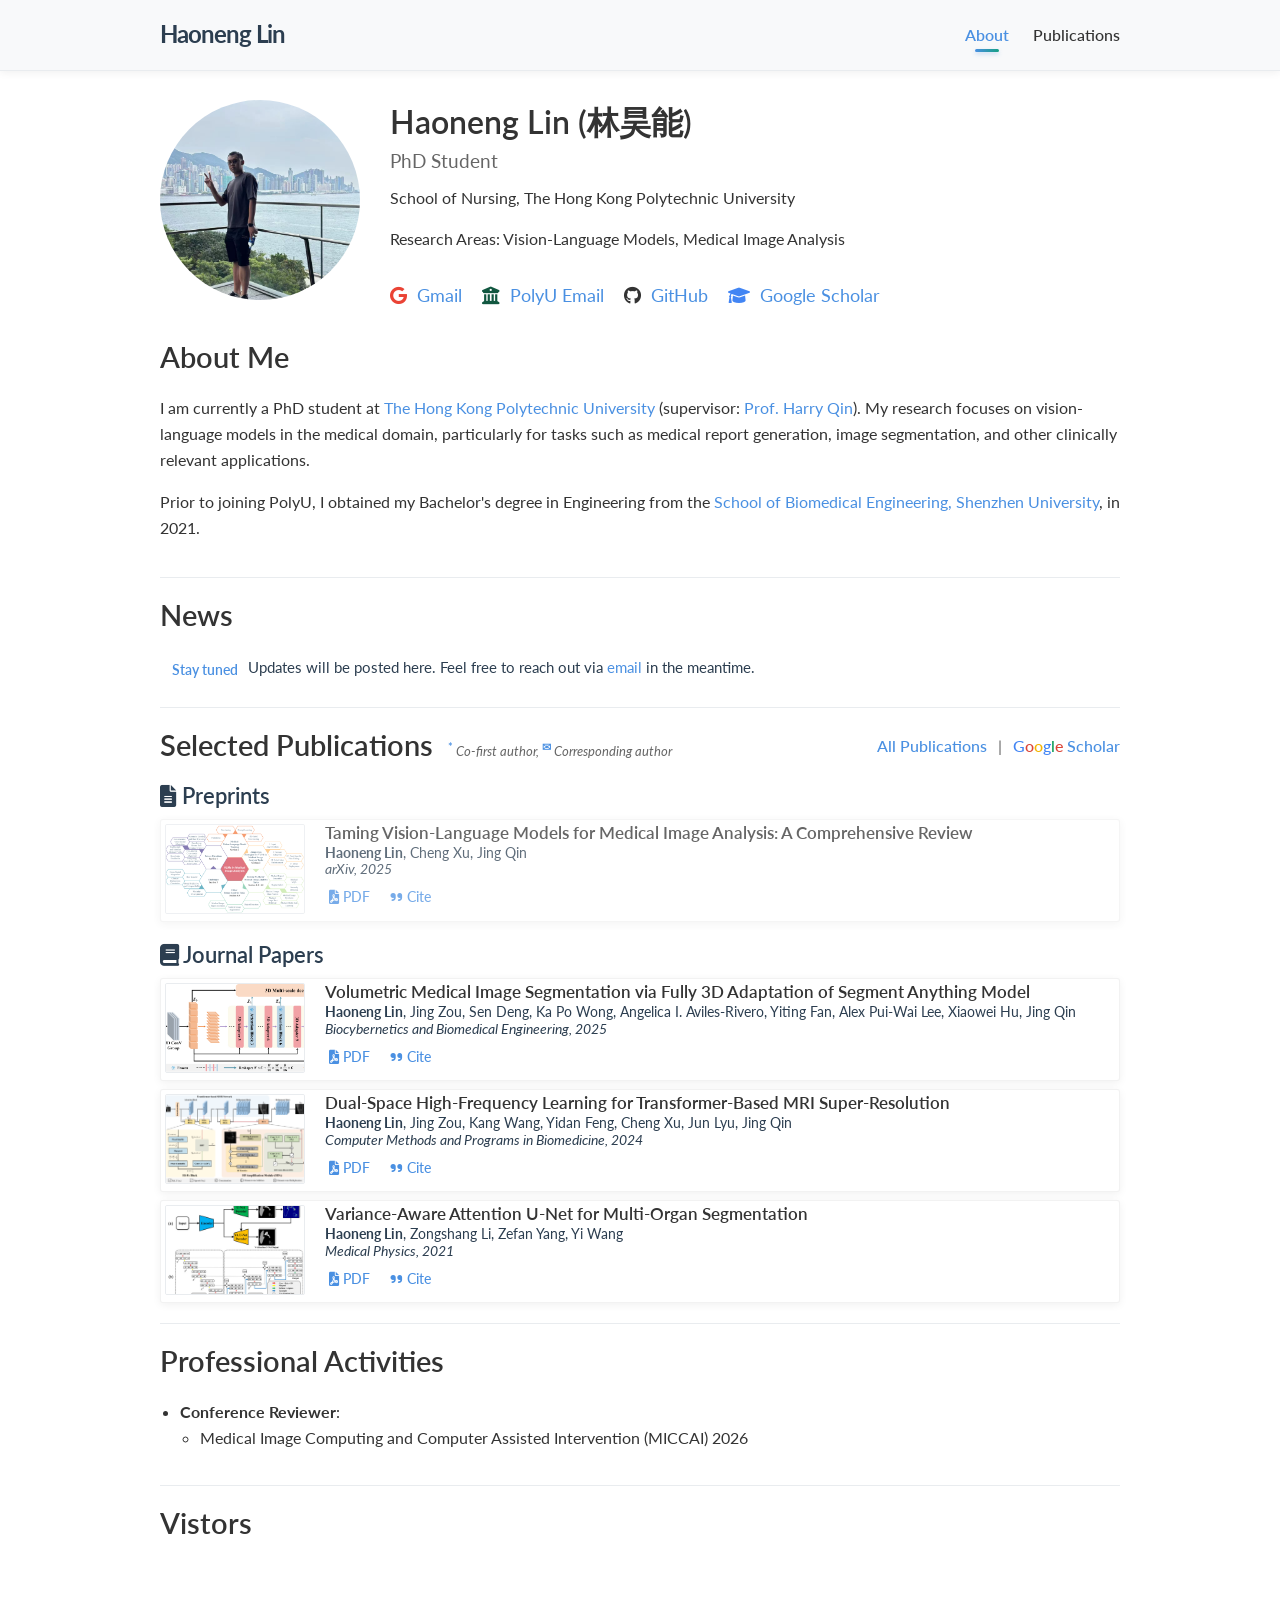
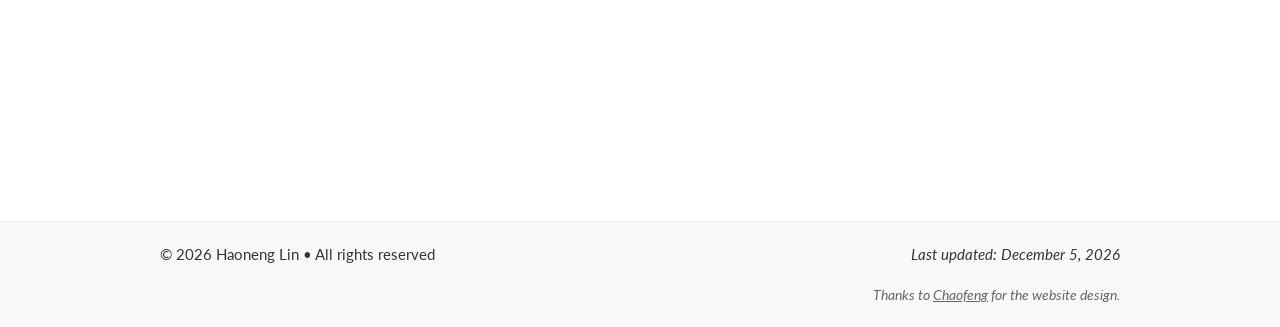
<file: index.html>
<!DOCTYPE html>
<html lang="en">
<head>
    <meta charset="UTF-8">
    <meta name="viewport" content="width=device-width, initial-scale=1.0">
    <title>Haoneng Lin</title>
    <link rel="icon" type="image/jpeg" href="images/site/me.jpg">
    <link rel="stylesheet" href="css/main.css">
    <link rel="stylesheet" href="css/publications.css">
    <link rel="stylesheet" href="https://cdnjs.cloudflare.com/ajax/libs/font-awesome/6.0.0/css/all.min.css">
    <link rel="preconnect" href="https://fonts.googleapis.com">
    <link rel="preconnect" href="https://fonts.gstatic.com" crossorigin>
    <link href="https://fonts.googleapis.com/css2?family=Lato:wght@300;400;700&family=Playfair+Display:wght@400;700&display=swap" rel="stylesheet">
    <script src="js/navigation.js"></script>
</head>
<body class="index-page">

    <div class="page-content">
        <div class="wrapper">
            <div class="profile">
                <img class="profile-pic" src="images/site/me.jpg" alt="Haoneng Lin">
                <div class="profile-info">
                    <h1>Haoneng Lin (林昊能)</h1>
                    <h2 class="title-position">
                        PhD Student
                    </h2>
                    <p class="affiliation">School of Nursing, The Hong Kong Polytechnic University</p>
                    <p>Research Areas: Vision-Language Models, Medical Image Analysis</p>
                    <div class="contact-info">
                        <a href="mailto:lhn987745283@gmail.com" target="_blank" class="contact-gmail"><i class="fab fa-google"></i> Gmail</a>
                        <a href="mailto:haoneng.lin@connect.polyu.hk" target="_blank" class="contact-university"><i class="fas fa-university"></i> PolyU Email</a>
                        <a href="https://github.com/haonenglin" target="_blank" class="contact-github"><i class="fab fa-github"></i> GitHub</a>
                        <a href="https://scholar.google.com.hk/citations?user=DPz_c_8AAAAJ&hl=zh-CN" target="_blank" class="contact-scholar"><i class="fas fa-graduation-cap"></i> Google Scholar</a>
                    </div>
                </div>
            </div>

            <section class="about">
                <h2>About Me</h2>
                <p>I am currently a PhD student at <a href="https://www.polyu.edu.hk/" target="_blank">The Hong Kong Polytechnic University</a> (supervisor: <a href="https://research.polyu.edu.hk/en/persons/jing-qin/" target="_blank">Prof. Harry Qin</a>). My research focuses on vision-language models in the medical domain, particularly for tasks such as medical report generation, image segmentation, and other clinically relevant applications.</p>
                <p>Prior to joining PolyU, I obtained my Bachelor's degree in Engineering from the <a href="https://bme.szu.edu.cn/" target="_blank">School of Biomedical Engineering, Shenzhen University</a>, in 2021.</p>
            </section>
            
            <section class="news">
                <h2>News</h2>
                <div class="news-container">
                    <div class="news-scroll" id="news-scroll">
                        <div class="news-item">
                            <span class="date">...</span>
                            <span class="content">Loading news...</span>
                        </div>
                    </div>
                </div>
            </section>

            <section class="selected-publications">
                <div class="publications-header">
                    <div class="header-left">
                        <h2>Selected Publications 
                            <span class="author-notation-inline">
                                <span class="notation-item"><sup>*</sup> Co-first author, 
                                <sup>✉</sup> Corresponding author</span>
                            </span>
                        </h2>
                    </div>
                    <div class="publications-links">
                        <a href="publications.html" class="publications-link">All Publications</a>
                        <span class="link-separator">|</span>
                        <a href="https://scholar.google.com.hk/citations?user=DPz_c_8AAAAJ&hl=zh-CN" target="_blank" class="google-scholar-link"><font color="#4285F4">G</font><font color="#DB4437">o</font><font color="#F4B400">o</font><font color="#4285F4">g</font><font color="#0F9D58">l</font><font color="#DB4437">e</font> Scholar</a>
                    </div>
                </div>

                <!-- Preprint Publications Section -->
                <div class="publication-section">
                    <h3 class="section-title">
                        <i class="fas fa-file-alt"></i>
                        Preprints
                    </h3>
                    <div class="publications-container" id="preprint-publications">
                        <!-- Preprints will be loaded from BIB file via JavaScript -->
                    </div>
                </div>
                
                <!-- Conference Publications Section -->
                <div class="publication-section">
                    <h3 class="section-title">
                        <i class="fas fa-users"></i>
                        Conference Papers
                    </h3>
                    <div class="publications-container" id="conference-publications">
                        <!-- Conference publications will be loaded from BIB file via JavaScript -->
                    </div>
                </div>
                
                <!-- Journal Publications Section -->
                <div class="publication-section">
                    <h3 class="section-title">
                        <i class="fas fa-book"></i>
                        Journal Papers
                    </h3>
                    <div class="publications-container" id="journal-publications">
                        <!-- Journal publications will be loaded from BIB file via JavaScript -->
                    </div>
                </div>
            </section>

            <section class="professional-activities">
                <h2>Professional Activities</h2>
                <ul>
                    <li><b>Conference Reviewer</b>:
                    <ul>
                        <li>Medical Image Computing and Computer Assisted Intervention (MICCAI) 2026</li>
                    </ul>
                    </li>
                </ul>
            </section>

            <section class="visitor-map">
                <h2>Vistors</h2>
                <div class="visitor-map-container">
                    <div class="visitor-map-embed">
                        <script type="text/javascript" id="mmvst_globe" src="//mapmyvisitors.com/globe.js?d=4IbUA7UEuJ7_1meLHnMz_hkvObn0Vv5KlOfvg88tOFk"></script>
                    </div>
                </div>
            </section>

        </div>
    </div>
    
    <footer class="site-footer" id="site-footer">
        <!-- Footer content will be generated by footer.js -->
    </footer>

    <script src="js/bibtex-parser.js"></script>
    <script src="js/publications.js"></script>
    <script src="js/news.js"></script>
    <script src="js/animations.js"></script>
    <script src="js/footer.js"></script>
</body>
</html>
</file>
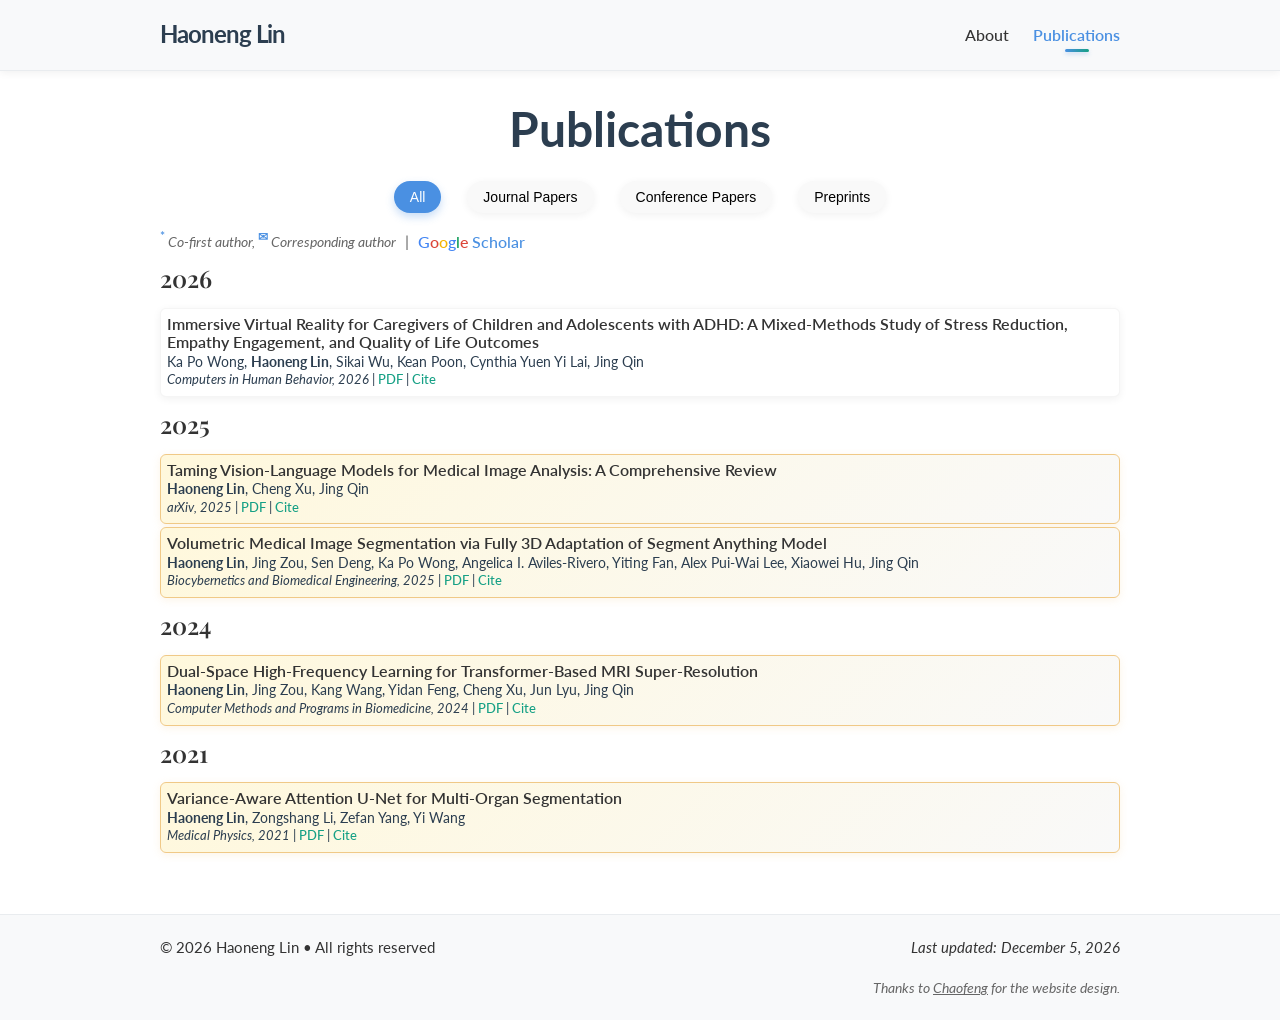
<file: publications.html>
<!DOCTYPE html>
<html lang="en">
<head>
    <meta charset="UTF-8">
    <meta name="viewport" content="width=device-width, initial-scale=1.0">
    <title>Haoneng Lin - Publications</title>
    <link rel="icon" type="image/jpeg" href="images/site/me.jpg">
    <link rel="stylesheet" href="css/main.css">
    <link rel="stylesheet" href="css/publications.css">
    <link rel="stylesheet" href="https://cdnjs.cloudflare.com/ajax/libs/font-awesome/6.0.0/css/all.min.css">
    <link rel="preconnect" href="https://fonts.googleapis.com">
    <link rel="preconnect" href="https://fonts.gstatic.com" crossorigin>
    <link href="https://fonts.googleapis.com/css2?family=Lato:wght@300;400;700&family=Playfair+Display:wght@400;700&display=swap" rel="stylesheet">
    <script src="js/navigation.js"></script>
</head>
<body class="publications-page">

    <div class="page-content">
        <div class="wrapper">
            <h1 class="page-title">Publications</h1> 
                            
            <div class="publication-filters">
                <button class="filter-btn active" data-filter="all">All</button>
                <button class="filter-btn" data-filter="journal">Journal Papers</button>
                <button class="filter-btn" data-filter="conference">Conference Papers</button>
                <button class="filter-btn" data-filter="preprint">Preprints</button>
            </div>

            <div style="text-align: left;">
                    <span class="notation-item" style="font-size: 0.9em;"><sup>*</sup> Co-first author, <sup>✉</sup> Corresponding author</span>
                    <span class="link-separator">|</span>
                    <a href="https://scholar.google.com.hk/citations?user=DPz_c_8AAAAJ&hl=zh-CN" target="_blank" class="google-scholar-link"><font color="#4285F4">G</font><font color="#DB4437">o</font><font color="#F4B400">o</font><font color="#4285F4">g</font><font color="#0F9D58">l</font><font color="#DB4437">e</font> Scholar</a>
            </div>

            <div id="publications-container" class="publications-list">
                <!-- Publications will be loaded from BIB file via JavaScript -->
                <div class="loading">Loading publications...</div>
            </div>


        </div>
    </div>

    <footer class="site-footer" id="site-footer">
        <!-- Footer content will be generated by footer.js -->
    </footer>

    <script src="js/bibtex-parser.js"></script>
    <script src="js/publications.js"></script>
    <script src="js/animations.js"></script>
    <script src="js/footer.js"></script>
</body>
</html>
</file>
<file: css/main.css>
/* Base Styles */
:root {
    --primary-color: #4a90e2;
    --primary-color-rgb: 74, 144, 226;
    --secondary-color: #2c3e50;
    --accent-color: #16a085;
  --highlight-color: #f39c12;
  --danger-color: #e74c3c;
    --text-color: #333;
    --light-text-color: #666;
    --background-color: #fff;
  --surface-color: #f8f9fa;
    --grey-color-light: #f9f9f9;
    --grey-color-dark: #777;
    --border-color: #e9ecef;
    --link-color: #4a90e2;
    --link-hover-color: #2c3e50;
    --header-background: #f8f9fa;
  --footer-background: #f8f9fa;
  --highlight-bg: #fff8dc;
  --highlight-border: #f0c987;
  --warning-bg: #fff3cd;
    --spacing-unit: 20px;
  --space-xs: 6px;
  --space-sm: 12px;
  --space-md: 20px;
  --space-lg: 30px;
    --border-radius: 8px;
  --border-radius-sm: 6px;
  --border-radius-lg: 12px;
    --box-shadow: 0 4px 12px rgba(0, 0, 0, 0.08);
  --box-shadow-sm: 0 2px 8px rgba(0, 0, 0, 0.06);
  --box-shadow-lg: 0 8px 24px rgba(0, 0, 0, 0.12);
    --transition-speed: 0.3s;
  --transition-fast: 0.18s;
    --max-width: 1000px;
    --content-width: 700px;
    --font-family: 'Lato', -apple-system, BlinkMacSystemFont, "Segoe UI", Roboto, Helvetica, Arial, sans-serif;
}

* {
  margin: 0;
  padding: 0;
  box-sizing: border-box;
}

body {
  font-family: var(--font-family);
  font-size: 16px;
  line-height: 1.6;
  color: var(--text-color);
  background-color: var(--background-color);
  padding-top: 80px; /* Account for fixed header */
}

a {
  color: var(--link-color);
  text-decoration: none;
  transition: color var(--transition-speed) ease;
}

a:hover {
  color: var(--link-hover-color);
  text-decoration: underline;
}

a:focus-visible,
button:focus-visible,
input:focus-visible,
select:focus-visible,
textarea:focus-visible {
  outline: 2px solid var(--primary-color);
  outline-offset: 2px;
}

h1, h2, h3, h4, h5, h6 {
  margin-bottom: 15px;
  font-weight: 600;
  line-height: 1.2;
}

p {
  margin-bottom: 15px;
}

ul, ol {
  margin-left: 20px;
  margin-bottom: 15px;
}

/* 布局 */
.wrapper {
  max-width: var(--max-width);
  margin: 0 auto;
  padding: 0 var(--spacing-unit);
}

.page-content {
  padding: var(--spacing-unit) 0;
}

/* 头部样式 */
.site-header {
  background-color: var(--header-background);
  box-shadow: var(--box-shadow-sm);
  padding: 15px 0;
  position: fixed;
  top: 0;
  left: 0;
  right: 0;
  z-index: 1000;
  border-bottom: 1px solid var(--border-color);
  transition: background-color 0.3s ease, backdrop-filter 0.3s ease, box-shadow 0.3s ease;
}

/* 滚动时的透明效果 */
.site-header.scrolled {
  background-color: rgba(248, 249, 250, 0.9);
  /* backdrop-filter: blur(10px); */
  /* -webkit-backdrop-filter: blur(10px); */
  box-shadow: var(--box-shadow);
}

.site-title {
  font-size: 24px;
  font-weight: 700;
  letter-spacing: -1px;
  margin-bottom: 0;
  float: left;
  color: var(--secondary-color);
}

.site-nav {
  float: right;
  line-height: 40px;
}

.site-nav .nav-trigger {
  display: none;
}

.site-nav .menu-icon {
  display: none;
}

.site-nav .page-link {
  color: var(--text-color);
  line-height: 1.5;
  margin-left: var(--space-md);
  font-weight: 500;
  border-radius: var(--border-radius-sm);
  transition: color var(--transition-fast) ease, background-color var(--transition-fast) ease;
}

.site-nav .page-link:hover {
  color: var(--primary-color);
  text-decoration: none;
}

.site-nav .page-link.active {
  color: var(--primary-color);
  font-weight: 600;
  position: relative;
}

.site-nav .page-link.active::after {
  content: '';
  position: absolute;
  bottom: -8px;
  left: 50%;
  transform: translateX(-50%);
  width: 24px;
  height: 3px;
  background: linear-gradient(90deg, var(--primary-color), var(--accent-color));
  border-radius: 2px;
  box-shadow: 0 2px 4px rgba(var(--primary-color-rgb), 0.3);
}

.site-nav .page-link[aria-current="page"] {
  color: var(--primary-color);
  font-weight: 600;
}

/* Ensure all header elements use consistent styling */
header {
    background-color: transparent;
}

/* Removed conflicting navbar styles - using .site-header consistently */

/* Mobile Navigation - using consistent .site-header approach */

/* 移动端导航 */
@media screen and (max-width: 600px) {
  .site-nav {
    position: absolute;
    top: 9px;
    right: 15px;
    background-color: #f8f9fa;
    border: 1px solid #e9ecef;
    border-radius: var(--border-radius-sm);
    text-align: right;
    box-shadow: var(--box-shadow-sm);
  }

  .site-nav label[for="nav-trigger"] {
    display: block;
    float: right;
    width: 36px;
    height: 36px;
    z-index: 2;
    cursor: pointer;
  }

  .site-nav .menu-icon {
    display: block;
    float: right;
    width: 36px;
    height: 26px;
    line-height: 0;
    padding-top: 10px;
    text-align: center;
  }

  .site-nav input ~ .trigger {
    clear: both;
    display: none;
  }

  .site-nav input:checked ~ .trigger {
    display: block;
    padding-bottom: 5px;
  }

  .site-nav .page-link {
    display: block;
    padding: 8px 10px;
    margin-left: 0;
    margin-right: 0;
    margin-bottom: 5px;
  }

  .site-nav .page-link.active::after {
    display: none;
  }

  .site-nav .page-link.active {
    background-color: rgba(var(--primary-color-rgb), 0.1);
    border-radius: 4px;
  }
}

/* 个人资料部分 */
.profile {
  display: flex;
  flex-wrap: wrap;
  margin-bottom: var(--spacing-unit);
  align-items: center;
}

.profile-pic {
  width: 200px;
  height: 200px;
  border-radius: 50%;
  object-fit: cover;
  margin-right: 30px;
  margin-bottom: 20px;
}

.profile-info {
  flex: 1;
  min-width: 300px;
}

.profile-info h1 {
  margin-bottom: 5px;
}

.profile-info h2 {
  font-size: 1.2em;
  font-weight: 400;
  color: var(--light-text-color);
  margin-bottom: 10px;
}

/* Title Position Styles */
.title-position {
  font-size: 1.3em;
  font-weight: 500;
  color: var(--primary-color);
  margin-bottom: 15px;
  line-height: 1.5;
  display: flex;
  flex-wrap: wrap;
  align-items: baseline;
  gap: 12px;
}

.contact-info {
  margin-top: 15px;
}

.contact-info a {
  display: inline-block;
  margin-right: 15px;
  margin-bottom: 5px;
  color: var(--text-color);
  transition: all 0.3s ease;
}

.contact-info a:hover {
  transform: translateY(-2px);
}

.contact-info i {
  margin-right: 5px;
}

/* 为每个联系方式设置特定的品牌颜色 */
.contact-gmail i {
  color: #EA4335;
}

.contact-gmail:hover {
  color: #EA4335;
}

.contact-university i {
  color: #115740;
}

.contact-university:hover {
  color: #115740;
}

.contact-github i {
  color: #333;
}

.contact-github:hover {
  color: #333;
}

.contact-scholar i {
  color: #4285F4;
}

.contact-scholar:hover {
  color: #4285F4;
}

.contact-cv i {
  color: #6B7280;
}

.contact-cv:hover {
  color: #6B7280;
}

.contact-zhihu i {
  color: #0084FF;
}

.contact-zhihu:hover {
  color: #0084FF;
}

/* 内容部分 */
section {
  margin-bottom: var(--spacing-unit);
  padding-bottom: var(--spacing-unit);
  border-bottom: 1px solid var(--border-color);
}

section p {
  line-height: 1.65;
}

/* Page content stability and smooth transitions */
.page-content {
  min-height: 60vh; /* Ensure minimum page height */
  transition: opacity 0.3s ease;
}

section:last-child {
  border-bottom: none;
}

section h2 {
  margin-bottom: 20px;
  color: var(--text-color);
  font-size: 1.8em;
}

/* Visitor Map (MapMyVisitors) */
.visitor-map-title {
  font-size: 1.2em;
  margin-bottom: 0px;
}

.visitor-map-container {
  display: flex;
  justify-content: center;
}

/* Scale the embedded globe to 25% but keep layout compact */
.visitor-map-embed {
  height: 200px;
  width: 200px;
  overflow: hidden;
  display: flex;
  justify-content: center;
  align-items: center;
}

.visitor-map-embed #mmvst_globe,
.visitor-map-embed iframe,
.visitor-map-embed canvas,
.visitor-map-embed img,
.visitor-map-embed > * {
  transform-origin: center center;
}

/* News Section */
.news {
  margin-bottom: 20px;
}

.news-container {
  position: relative;
  background-color: var(--background-color);
  border-radius: 8px;
  overflow: hidden;
  overflow-x: hidden;
  min-height: auto; /* Adapt to content; rely on max-height of .news-scroll for long lists */
}

.news-scroll {
  max-height: 300px;
  overflow-y: auto;
  scrollbar-width: none; /* Firefox - hide scrollbar by default */
  -ms-overflow-style: none; /* IE and Edge - hide scrollbar by default */
}

/* Hide scrollbar by default for WebKit browsers */
.news-scroll::-webkit-scrollbar {
  width: 0px;
  background: transparent;
}

/* Show scrollbar only on hover */
.news-container:hover .news-scroll {
  scrollbar-width: thin;
  scrollbar-color: var(--primary-color) var(--background-color);
}

.news-container:hover .news-scroll::-webkit-scrollbar {
  width: 6px;
}

.news-container:hover .news-scroll::-webkit-scrollbar-track {
  background: var(--background-color);
}

.news-container:hover .news-scroll::-webkit-scrollbar-thumb {
  background: var(--primary-color);
  border-radius: 3px;
}

.news-container:hover .news-scroll::-webkit-scrollbar-thumb:hover {
  background: var(--accent-color);
}

.news-item {
  display: flex;
  align-items: flex-start;
  gap: var(--space-xs);
  padding: var(--space-xs) var(--space-sm);
  transition: background-color var(--transition-speed) ease;
}

.news-item:hover {
  background-color: rgba(var(--primary-color-rgb), 0.05);
}

.news-item .date {
  font-weight: 600;
  color: var(--primary-color);
  font-size: 0.9em;
  white-space: nowrap;
  min-width: 70px;
}

.news-item .content {
  color: var(--secondary-color);
  font-size: 0.95em;
  line-height: 1.2;
  word-wrap: break-word;
  overflow-wrap: break-word;
  flex: 1;
}

/* Pinned news styling */
.news-item.news-item-pinned {
  background: linear-gradient(135deg, rgba(255, 215, 0, 0.1), rgba(255, 165, 0, 0.05));
  border-left: 3px solid #FFD700;
  border-radius: 6px;
  margin: 4px 0;
  position: relative;
}

.news-item.news-item-pinned:hover {
  background: linear-gradient(135deg, rgba(255, 215, 0, 0.15), rgba(255, 165, 0, 0.08));
  transform: translateX(2px);
}

.news-item.news-item-pinned .date {
  font-size: 1.2em;
  color: #FFD700;
  text-shadow: 0 0 8px rgba(255, 215, 0, 0.3);
  animation: starGlow 2s ease-in-out infinite alternate;
}

.news-item.news-item-pinned .content {
  color: #B8860B;
  font-weight: 500;
}

@keyframes starGlow {
  from { text-shadow: 0 0 8px rgba(255, 215, 0, 0.3); }
  to { text-shadow: 0 0 12px rgba(255, 215, 0, 0.6); }
}

/* Professional Activities, Awards, Teaching Sections */
.awards,
.teaching {
    margin-bottom: var(--spacing-unit);
}

/* Awards and Teaching Tables */
.teaching-table {
    width: 100%;
    border-collapse: collapse;
    margin-top: 15px;
    background-color: var(--background-color);
    border-radius: var(--border-radius);
    overflow: hidden;
}

.teaching-table thead {
    background-color: var(--grey-color-light);
    color: var(--text-color);
    border-bottom: 2px solid var(--border-color);
}

.teaching-table th {
    padding: 12px 15px;
    text-align: left;
    font-weight: 600;
    font-size: 0.9em;
    text-transform: uppercase;
    letter-spacing: 0.5px;
}

.teaching-table td {
    padding: 12px 15px;
    border-bottom: 1px solid var(--border-color);
    color: var(--text-color);
    line-height: 1.5;
}

/* Institution column center alignment */
.teaching-table td:first-child,
.teaching-table th:first-child {
    text-align: center;
}

.teaching-table tbody tr:hover {
    background-color: var(--grey-color-light);
    transition: background-color var(--transition-speed);
}

.teaching-table tbody tr:last-child td {
    border-bottom: none;
}

/* Responsive table design */
@media (max-width: 900px) {
    .teaching-table {
        font-size: 0.9em;
    }
    
    .teaching-table th,
    .teaching-table td {
        padding: 8px 10px;
    }
}

/* Simple Footer Styles */
.site-footer {
  border-top: 1px solid var(--border-color);
  padding: var(--spacing-unit) 0;
  background-color: var(--footer-background);
}

.footer-col-wrapper {
  display: flex;
  flex-wrap: wrap;
  justify-content: space-between;
  align-items: center;
}

.footer-col {
  margin-bottom: 15px;
}

.footer-col p {
  margin: 0;
  color: var(--text-color);
  font-size: 0.95em;
}

.update-time {
  font-size: 0.9em;
  color: var(--light-text-color);
  font-style: italic;
}

.footer-credit-row {
  margin-top: 4px;
  text-align: right;
}

.footer-credit {
  margin: 0;
  font-size: 0.85em;
  color: var(--light-text-color);
  font-style: italic;
}

.footer-credit a {
  color: inherit;
  text-decoration: underline;
}

.footer-credit a:hover {
  color: var(--primary-color);
}

/* 响应式设计 */
@media screen and (max-width: 900px) {
  .profile {
    flex-direction: column;
    align-items: center;
    text-align: center;
  }

  .profile-pic {
    margin-right: 0;
  }

  /* Footer responsive design */
  .footer-col-wrapper {
    flex-direction: column;
    text-align: center;
  }
}

/* Selected Publications */
.publications-container {
  display: flex;
  flex-direction: column;
  gap: 8px;
  min-height: 50px; /* Prevent layout shift during loading */
}

.lab-title-row {
  display: flex;
  align-items: center;
  justify-content: center;
  gap: 20px;
  margin-bottom: 10px;
}

.lab-logo {
  width: 60px;
  height: 60px;
  display: flex;
  justify-content: center;
  align-items: center;
  flex-shrink: 0;
}

.lab-logo-img {
  width: 100%;
  height: 100%;
  object-fit: contain;
  transition: transform var(--transition-speed) ease;
}

.lab-logo:hover .lab-logo-img {
  transform: scale(1.05);
}

.lab-name {
  font-size: 3em;
  font-weight: 600;
  color: var(--secondary-color);
  margin: 0;
  font-family: 'Lato', 'Helvetica Neue', 'Arial', sans-serif;
  letter-spacing: 0.5px;
  text-transform: none;
}

.lab-github-link {
  display: inline-flex;
  align-items: center;
  gap: 6px;
  padding: 8px 16px;
  background: var(--primary-color);
  color: white;
  text-decoration: none;
  border-radius: 20px;
  font-size: 0.9em;
  font-weight: 500;
  transition: all var(--transition-speed) ease;
  box-shadow: 0 2px 4px rgba(0,0,0,0.1);
}

.lab-github-link:hover {
  background: var(--secondary-color);
  transform: translateY(-1px);
  box-shadow: 0 4px 8px rgba(0,0,0,0.15);
  color: white;
}

.lab-github-link i {
  font-size: 1.1em;
}

.lab-github-inline {
  margin-top: 15px;
  margin-bottom: 0;
}

.lab-subtitle {
  font-size: 1.3em;
  color: var(--primary-color);
  font-style: italic;
  font-weight: 300;
  margin-bottom: 20px;
  text-align: center;
}

/* Lab Introduction Section */
.lab-intro {
  display: grid;
  grid-template-columns: 1.4fr 1.0fr;
  gap: 20px;
  margin-bottom: 50px;
  align-items: start;
}

.lab-photo-placeholder {
  display: flex;
  justify-content: center;
  align-items: center;
  margin-top: 40px;
}

.lab-photo {
  width: 100%;
  max-width: 450px;
  border-radius: var(--border-radius);
  object-fit: cover;
}

.lab-description {
  font-size: 1.0em;
  text-align: justify;
  line-height: 1.5;
  color: var(--text-color);
}

.lab-description p {
  margin-bottom: 20px;
}

/* Responsive design for lab intro */
@media (max-width: 900px) {
  .lab-intro {
    grid-template-columns: 1fr;
    gap: 30px;
  }
  
  .lab-name {
    font-size: 2.5em;
  }
  
  .lab-subtitle {
    font-size: 1.1em;
  }
}

.section-title {
  font-size: 22px;
  text-align: left;
  margin-bottom: 10px;
  color: var(--secondary-color);
}

.subsection-title {
  font-size: 1.8em;
  margin: 30px 0 20px 0;
  color: var(--secondary-color);
}

.openings-intro {
  text-align: center;
  margin-bottom: 20px;
  font-size: 1.1em;
  color: var(--light-text-color);
}

.members-grid {
  display: grid;
  grid-template-columns: repeat(4, 1fr);
  gap: 20px;
  margin-bottom: 40px;
}

@media (max-width: 1200px) {
  .members-grid {
    grid-template-columns: repeat(3, 1fr);
  }
}

@media (max-width: 900px) {
  .members-grid {
    grid-template-columns: repeat(2, 1fr);
  }
}

@media (max-width: 600px) {
  .members-grid {
    grid-template-columns: 1fr;
  }
}

.member-card, .opening-card {
  background: var(--background-color);
  border: 1px solid rgba(0,0,0,0.1);
  border-radius: var(--border-radius);
  padding: 25px;
  box-shadow: var(--box-shadow);
  transition: transform var(--transition-speed) ease, box-shadow var(--transition-speed) ease;
  text-align: center;
}

.opening-card {
  margin-bottom: 10px;
  text-align: left;
  padding: 15px 20px;
}

.opening-card:hover {
  transform: translateY(-2px);
  box-shadow: 0 4px 12px rgba(0,0,0,0.15);
}

.opening-card.highlight {
  background: linear-gradient(135deg, var(--warning-bg) 0%, #ffeaa7 100%);
  border: 2px solid var(--highlight-color);
  box-shadow: 0 4px 15px rgba(243, 156, 18, 0.3);
}

.opening-card.highlight:hover {
  transform: translateY(-3px);
  box-shadow: 0 6px 20px rgba(243, 156, 18, 0.4);
}

.member-card:hover {
  transform: translateY(-5px);
  box-shadow: 0 8px 25px rgba(0,0,0,0.15);
}

.member-image {
  width: 120px;
  height: 120px;
  border-radius: 50%;
  object-fit: cover;
  margin: 0 auto 5px auto;
  border: 3px solid #f8f9fa;
  box-shadow: 0 2px 10px rgba(0,0,0,0.1);
  transition: transform var(--transition-speed) ease;
}

.member-image:hover {
  transform: scale(1.05);
}

.member-name {
  font-size: 1.2em;
  font-weight: 600;
  margin-bottom: 8px;
  color: var(--secondary-color);
}

.member-title {
  font-weight: 500;
  color: var(--primary-color);
  margin-bottom: 5px;
  font-size: 0.9em;
}

.member-bio {
  color: var(--light-text-color);
  margin-bottom: 20px;
  line-height: 1.5;
  font-size: 0.85em;
}

.member-contact {
  margin-bottom: 15px;
}

.member-email {
  color: var(--text-color);
  font-size: 0.9em;
  margin-bottom: 10px;
  word-break: break-word;
}

.member-links {
  display: flex;
  justify-content: center;
  gap: 15px;
  flex-wrap: wrap;
}

.member-links a {
  color: var(--primary-color);
  font-size: 1.3em;
  transition: all var(--transition-speed) ease;
  padding: 8px;
  border-radius: 50%;
  background: #f8f9fa;
  width: 40px;
  height: 40px;
  display: flex;
  align-items: center;
  justify-content: center;
  text-decoration: none;
}

.member-links a:hover {
  color: white;
  background: var(--primary-color);
  transform: translateY(-2px);
}

.member-links a.homepage {
  background: #e3f2fd;
}

.member-links a.homepage:hover {
  background: #2196f3;
}

.member-links a.email {
  background: #fff3e0;
}

.member-links a.email:hover {
  background: #ff9800;
}

.member-links a.scholar {
  background: #f3e5f5;
}

.member-links a.scholar:hover {
  background: #9c27b0;
}

/* Welcome Message Styles */
.welcome-message {
  text-align: center;
  padding: 40px;
  background: linear-gradient(135deg, #f8f9fa 0%, #e9ecef 100%);
  border-radius: var(--border-radius);
  border: 1px solid #dee2e6;
  box-shadow: var(--box-shadow);
  margin: 20px 0;
}

.welcome-message h2 {
  color: var(--secondary-color);
  font-size: 2.2em;
  margin-bottom: 20px;
  font-family: 'Playfair Display', serif;
}

.welcome-description {
  font-size: 1.2em;
  color: var(--text-color);
  margin-bottom: 30px;
  line-height: 1.6;
}

.opportunities {
  margin: 30px 0;
  text-align: left;
  max-width: 500px;
  margin-left: auto;
  margin-right: auto;
}

.opportunities h3 {
  color: var(--primary-color);
  font-size: 1.4em;
  margin-bottom: 15px;
  text-align: center;
}

.opportunities ul {
  list-style: none;
  padding: 0;
}

.opportunities li {
  background: white;
  padding: 12px 20px;
  margin: 8px 0;
  border-radius: 8px;
  border-left: 4px solid var(--primary-color);
  box-shadow: 0 2px 4px rgba(0,0,0,0.1);
  transition: transform 0.2s ease;
}

.opportunities li:hover {
  transform: translateX(5px);
}

.contact-info {
  font-size: 1.1em;
  color: var(--text-color);
  margin-top: 30px;
}

.contact-info a {
  color: var(--primary-color);
  text-decoration: none;
  /* font-weight: 600; */
  border-bottom: 2px solid transparent;
  transition: border-color 0.3s ease;
}

.contact-info a:hover {
  border-bottom-color: var(--primary-color);
}

.opening-card h2 {
  color: var(--secondary-color);
  margin-bottom: 12px;
  font-size: 1.4em;
  font-weight: 600;
}

.opening-card ul {
  margin: 8px 0;
  padding-left: 18px;
}

.opening-card li {
  margin-bottom: 4px;
  line-height: 1.5;
}

.opening-card p {
  margin-bottom: 12px;
  line-height: 1.6;
}

.page-title {
  margin-bottom: 30px;
  font-size: 2.5em;
  text-align: center;
}

.loading {
  text-align: center;
  padding: 60px 20px;
  font-style: italic;
  color: var(--light-text-color);
  font-size: 1.1em;
  min-height: 200px;
  display: flex;
  align-items: center;
  justify-content: center;
  position: relative;
}

.loading::before {
  content: '';
  width: 18px;
  height: 18px;
  margin-right: 10px;
  border-radius: 50%;
  border: 2px solid rgba(var(--primary-color-rgb), 0.2);
  border-top-color: var(--primary-color);
  animation: spinLoader 0.8s linear infinite;
}

@keyframes spinLoader {
  from { transform: rotate(0deg); }
  to { transform: rotate(360deg); }
}

.fade-in-section {
  opacity: 0;
  transform: translateY(14px);
  transition: opacity 0.45s ease, transform 0.45s ease;
}

.fade-in-section.is-visible {
  opacity: 1;
  transform: translateY(0);
}

.state-message {
  text-align: center;
  padding: 22px 14px;
  border: 1px dashed var(--border-color);
  border-radius: var(--border-radius);
  color: var(--light-text-color);
  background: var(--surface-color);
}

.state-message strong {
  color: var(--secondary-color);
}

.state-message.is-error {
  border-color: rgba(231, 76, 60, 0.3);
  background: rgba(231, 76, 60, 0.04);
  color: #9f2d22;
}

.opening-highlight {
  background: linear-gradient(135deg, #fffdf8 0%, var(--highlight-bg) 100%);
  border: 1px solid var(--highlight-border);
  border-left: 4px solid #d98324;
  border-radius: var(--border-radius);
  padding: 16px;
  margin: 20px 0;
  box-shadow: 0 8px 22px rgba(0, 0, 0, 0.06);
}

.opening-highlight-title {
  color: #a33f13;
  font-weight: 700;
  font-size: 1.1rem;
}

.opening-highlight-header {
  display: flex;
  align-items: center;
  justify-content: space-between;
  gap: 10px;
}

.opening-highlight hr {
  border: none;
  border-top: 1px dashed #ebc78c;
  margin: 10px 0 14px;
}

.opening-highlight p {
  margin: 8px 0;
  color: var(--text-color);
  line-height: 1.65;
}

.opening-highlight-accent {
  color: var(--danger-color);
  font-weight: 700;
}

.opening-highlight-intro {
  margin: 6px 0;
}

.opening-status-grid {
  display: grid;
  grid-template-columns: repeat(3, minmax(0, 1fr));
  gap: 12px;
  margin-top: 12px;
}

.opening-status-card {
  background: #fff;
  border: 1px solid #e9dfcf;
  border-radius: 10px;
  padding: 12px;
  box-shadow: 0 4px 10px rgba(0, 0, 0, 0.04);
  transition: transform 0.24s ease, box-shadow 0.24s ease, border-color 0.24s ease;
  animation: openingCardEnter 0.45s ease both;
}

.opening-status-card:nth-child(2) {
  animation-delay: 0.06s;
}

.opening-status-card:nth-child(3) {
  animation-delay: 0.12s;
}

.opening-status-card:hover {
  transform: translateY(-3px);
}

.opening-status-head {
  display: flex;
  justify-content: space-between;
  align-items: center;
  gap: 10px;
  margin-bottom: 8px;
}

.opening-role {
  font-weight: 700;
  color: #4d4032;
}

.opening-status-badge {
  flex-shrink: 0;
  border-radius: 999px;
  padding: 2px 10px;
  font-size: 0.8rem;
  font-weight: 700;
  transition: transform 0.2s ease, box-shadow 0.2s ease;
}

.opening-status-card.is-open {
  border-color: #7ecb8d;
  background: linear-gradient(180deg, #f4fff5 0%, #e8fbe9 100%);
  box-shadow: 0 8px 18px rgba(38, 166, 91, 0.16);
}

.opening-status-card.is-open:hover {
  box-shadow: 0 14px 28px rgba(28, 150, 82, 0.24);
}

.opening-status-card.is-open:hover .opening-status-badge {
  transform: translateY(-1px) scale(1.04);
  box-shadow: 0 5px 10px rgba(24, 129, 63, 0.24);
}

.opening-status-card.is-open .opening-status-badge {
  color: #ffffff;
  background: #1f9d4f;
  border: 1px solid #18813f;
}

.opening-status-card.is-closed {
  border-color: #dde2e8;
  background: linear-gradient(180deg, #f8f9fb 0%, #f3f5f8 100%);
  box-shadow: none;
}

.opening-status-card.is-closed:hover {
  transform: translateY(-1px);
  box-shadow: 0 3px 8px rgba(136, 145, 157, 0.1);
}

.opening-status-card.is-closed .opening-status-badge {
  color: #7b838d;
  background: #eceff3;
  border: 1px solid #d9dfe6;
}

.opening-status-card.is-closed .opening-role,
.opening-status-card.is-closed p {
  color: #8b939d;
}

.opening-status-card.is-longterm .opening-status-badge {
  color: #0d496e;
  background: #d9edff;
  border-color: #b8dcfb;
}

.opening-status-card p {
  margin: 0;
  font-size: 0.93rem;
  color: #4f4f4f;
}

@keyframes openingCardEnter {
  from {
    opacity: 0;
    transform: translateY(8px);
  }
  to {
    opacity: 1;
    transform: translateY(0);
  }
}

.opening-highlight-footer {
  margin-top: 12px;
}

.opening-detail-link {
  display: inline-flex;
  align-items: center;
  gap: 6px;
  text-decoration: none;
  font-weight: 700;
  color: #9e3f12;
  background: linear-gradient(180deg, #fff4eb 0%, #ffe9d8 100%);
  border: 1px solid #e0b188;
  border-radius: 999px;
  padding: 4px 11px;
  box-shadow: 0 2px 8px rgba(176, 90, 28, 0.14);
  transition: transform 0.2s ease, box-shadow 0.2s ease, color 0.2s ease, background-color 0.2s ease;
}

.opening-detail-link::after {
  content: "→";
  font-weight: 700;
  font-size: 0.8rem;
  transform: translateX(0);
  transition: transform 0.2s ease;
}

.opening-detail-link:hover {
  color: #7d2f0c;
  background: linear-gradient(180deg, #ffe8d4 0%, #ffd9bd 100%);
  box-shadow: 0 5px 14px rgba(176, 90, 28, 0.2);
  transform: translateY(-1px);
}

.opening-detail-link:hover::after {
  transform: translateX(2px);
}

.opening-detail-link:focus-visible {
  outline: none;
  box-shadow: 0 0 0 3px rgba(194, 87, 26, 0.26), 0 5px 14px rgba(176, 90, 28, 0.2);
}

.opening-detail-link:active {
  transform: translateY(0);
}

.opening-detail-link-inline {
  flex-shrink: 0;
  padding: 3px 10px;
  font-size: 0.86rem;
}

@media (max-width: 960px) {
  .opening-status-grid {
    grid-template-columns: 1fr;
  }

  .opening-highlight-header {
    align-items: flex-start;
    flex-direction: column;
  }
}

@media (prefers-reduced-motion: reduce) {
  *,
  *::before,
  *::after {
    animation-duration: 0.01ms !important;
    animation-iteration-count: 1 !important;
    transition-duration: 0.01ms !important;
    scroll-behavior: auto !important;
  }
}

/* Prevent layout shifts for dynamic content containers */
.members-grid {
  min-height: 300px;
}

.alumni-list {
  min-height: 200px;
}

.alumni-ul {
  list-style: none;
  padding: 0;
  margin: 0;
  background: var(--background-color);
  border: 1px solid rgba(0,0,0,0.08);
  border-radius: var(--border-radius);
  overflow: hidden;
}

.alumni-item {
  display: flex;
  justify-content: space-between;
  align-items: center;
  padding: 12px 16px;
  border-bottom: 1px solid rgba(0,0,0,0.05);
  transition: background-color var(--transition-speed) ease;
}

.alumni-item:last-child {
  border-bottom: none;
}

.alumni-item:hover {
  background-color: #f8f9fa;
}

.alumni-info {
  flex: 1;
  display: flex;
  flex-direction: column;
  gap: 2px;
}

.alumni-name {
  font-size: 1em;
  font-weight: 600;
  color: var(--secondary-color);
  margin: 0;
}

.alumni-position-line {
  display: flex;
  align-items: center;
  gap: 8px;
  flex-wrap: wrap;
}

.alumni-title {
  font-size: 0.85em;
  color: var(--primary-color);
  font-weight: 500;
}

.alumni-current {
  font-size: 0.8em;
  color: var(--light-text-color);
  font-style: italic;
}

.alumni-links {
  display: flex;
  gap: 6px;
  margin-left: 12px;
}

.alumni-links a {
  color: var(--primary-color);
  font-size: 0.9em;
  transition: all var(--transition-speed) ease;
  padding: 6px;
  border-radius: 50%;
  background: #f8f9fa;
  width: 24px;
  height: 24px;
  display: flex;
  align-items: center;
  justify-content: center;
  text-decoration: none;
}

.alumni-links a:hover {
  color: white;
  background: var(--primary-color);
  transform: scale(1.1);
}

/* Responsive design for alumni list */
@media (max-width: 900px) {
  .alumni-item {
    flex-direction: column;
    align-items: flex-start;
    gap: 8px;
    padding: 16px;
  }
  
  .alumni-links {
    margin-left: 0;
    align-self: flex-end;
  }
  
  .alumni-info {
    width: 100%;
  }
  
  .alumni-position-line {
    flex-direction: column;
    align-items: flex-start;
    gap: 4px;
  }
  
  .alumni-current {
    margin-left: 0;
  }
}

@media (max-width: 600px) {
  .alumni-position-line {
    gap: 2px;
  }
  
  .alumni-title, .alumni-current {
    font-size: 0.8em;
  }
}

/* Empty state messages */
.no-members, .no-alumni {
  text-align: center;
  color: var(--light-text-color);
  font-style: italic;
  padding: 40px 20px;
  background: var(--surface-color);
  border-radius: var(--border-radius);
  border: 1px dashed var(--border-color);
}

/* ===== PROJECT PAGE STYLES ===== */

.page-title {
  font-size: 3em;
  font-weight: 700;
  color: var(--secondary-color);
  margin-bottom: 20px;
  font-family: 'Lato', sans-serif;
}

/* Projects filter section */
.projects-filter {
  margin-bottom: 50px;
  padding: 30px;
  background: var(--surface-color);
  border-radius: var(--border-radius);
  border: 1px solid var(--border-color);
}

.filter-container {
  text-align: center;
}

.filter-tags {
  display: flex;
  flex-wrap: wrap;
  justify-content: center;
  gap: 12px;
}

.filter-tag {
  background: white;
  border: 2px solid var(--primary-color);
  color: var(--primary-color);
  padding: 8px 16px;
  border-radius: 25px;
  font-size: 0.9em;
  font-weight: 500;
  cursor: pointer;
  transition: all var(--transition-speed) ease;
  white-space: nowrap;
}

.filter-tag:hover {
  background: var(--primary-color);
  color: white;
  transform: translateY(-2px);
  box-shadow: 0 4px 12px rgba(0, 123, 255, 0.3);
}

.filter-tag.active {
  background: var(--primary-color);
  color: white;
  box-shadow: 0 4px 12px rgba(0, 123, 255, 0.3);
}

/* Projects grid */
.projects-grid {
  margin-bottom: 60px;
}

.projects-container {
  display: grid;
  grid-template-columns: repeat(3, 1fr);
  gap: 20px;
  max-width: 1200px;
  margin: 0 auto;
}

/* Project card */
.project-card {
  background: white;
  border-radius: var(--border-radius);
  box-shadow: 0 4px 20px rgba(0, 0, 0, 0.1);
  overflow: hidden;
  transition: all var(--transition-speed) ease;
  position: relative;
  height: fit-content;
}

.project-card:hover {
  transform: translateY(-8px);
  box-shadow: 0 8px 30px rgba(0, 0, 0, 0.15);
}

.featured-badge {
  position: absolute;
  top: 15px;
  right: 15px;
  background: linear-gradient(135deg, #ffd700, #ffed4e);
  color: #333;
  padding: 6px 12px;
  border-radius: 20px;
  font-size: 0.8em;
  font-weight: 600;
  z-index: 2;
  box-shadow: 0 2px 8px rgba(255, 215, 0, 0.3);
}

.featured-badge i {
  margin-right: 4px;
}

/* Project image */
.project-image {
  position: relative;
  height: 200px;
  overflow: hidden;
}

.project-image img {
  width: 100%;
  height: 100%;
  object-fit: cover;
  transition: transform var(--transition-speed) ease;
}

.project-card:hover .project-image img {
  transform: scale(1.05);
}

.project-overlay {
  position: absolute;
  top: 0;
  left: 0;
  right: 0;
  bottom: 0;
  background: rgba(0, 0, 0, 0.8);
  display: flex;
  align-items: center;
  justify-content: center;
  opacity: 0;
  transition: opacity var(--transition-speed) ease;
}

.project-card:hover .project-overlay {
  opacity: 1;
}

.project-links {
  display: flex;
  gap: 15px;
  flex-wrap: wrap;
  justify-content: center;
}

.project-link {
  background: white;
  color: var(--primary-color);
  padding: 10px 15px;
  border-radius: 25px;
  text-decoration: none;
  font-size: 0.9em;
  font-weight: 500;
  transition: all var(--transition-speed) ease;
  display: flex;
  align-items: center;
  gap: 6px;
}

.project-link:hover {
  background: var(--primary-color);
  color: white;
  transform: scale(1.05);
}

/* Project content */
.project-content {
  padding: 18px;
}

.project-header {
  display: flex;
  justify-content: space-between;
  align-items: flex-start;
  margin-bottom: 12px;
  gap: 12px;
}

.project-title-row {
  display: flex;
  align-items: center;
  gap: 10px;
  flex: 1;
  flex-wrap: wrap;
}

.project-title {
  font-size: 1.2em;
  font-weight: 600;
  color: var(--secondary-color);
  margin: 0;
  line-height: 1.3;
  flex: 1;
  min-width: 0; /* Allow title to shrink if needed */
}

.project-stars {
  display: flex;
  align-items: center;
  gap: 6px;
  color: var(--light-text-color);
  font-size: 0.9em;
  white-space: nowrap;
}

.project-stars i {
  color: #333;
}

.project-stars.loading {
  opacity: 0.6;
}

.project-stars.loading span {
  animation: pulse 1.5s ease-in-out infinite;
}

@keyframes pulse {
  0%, 100% { opacity: 0.6; }
  50% { opacity: 1; }
}

.project-venue {
  background: var(--primary-color);
  color: white;
  padding: 4px 12px;
  border-radius: 15px;
  font-size: 0.8em;
  font-weight: 500;
  display: inline-block;
  white-space: nowrap;
  flex-shrink: 0;
}

.project-description {
  color: var(--text-color);
  line-height: 1.5;
  margin-bottom: 15px;
  font-size: 0.9em;
}

.project-tags {
  display: flex;
  flex-wrap: wrap;
  gap: 8px;
}

.project-tag {
  background: #f8f9fa;
  color: var(--primary-color);
  padding: 3px 8px;
  border-radius: 10px;
  font-size: 0.75em;
  font-weight: 500;
  cursor: pointer;
  transition: all var(--transition-speed) ease;
  border: 1px solid #e9ecef;
}

.project-tag:hover {
  background: var(--primary-color);
  color: white;
  transform: translateY(-1px);
}

/* Projects stats */
.projects-stats {
  margin-bottom: 60px;
  padding: 40px;
  background: linear-gradient(135deg, var(--primary-color), #0056b3);
  border-radius: var(--border-radius);
  color: white;
}

.stats-container {
  display: grid;
  grid-template-columns: repeat(auto-fit, minmax(200px, 1fr));
  gap: 30px;
  max-width: 800px;
  margin: 0 auto;
}

.stat-item {
  text-align: center;
  padding: 20px;
  background: rgba(255, 255, 255, 0.1);
  border-radius: var(--border-radius);
  backdrop-filter: blur(10px);
}

.stat-item i {
  font-size: 2.5em;
  margin-bottom: 15px;
  opacity: 0.9;
}

.stat-number {
  display: block;
  font-size: 2.5em;
  font-weight: 700;
  margin-bottom: 8px;
}

.stat-label {
  font-size: 1em;
  opacity: 0.9;
  font-weight: 500;
}

/* Error and empty states */
.no-projects, .error-message {
  text-align: center;
  padding: 60px 20px;
  color: var(--light-text-color);
  grid-column: 1 / -1;
}

.error-message {
  background: rgba(231, 76, 60, 0.08);
  color: #721c24;
  border-radius: var(--border-radius);
  border: 1px solid rgba(231, 76, 60, 0.22);
}

.error-message i {
  font-size: 2em;
  margin-bottom: 15px;
  display: block;
}

/* Responsive design for projects */
@media (max-width: 1200px) and (min-width: 901px) {
  .projects-container {
    grid-template-columns: repeat(2, 1fr);
    gap: 18px;
  }
}

@media (max-width: 900px) {
  .page-title {
    font-size: 2.5em;
  }
  
  .projects-container {
    grid-template-columns: 1fr;
    gap: 16px;
  }
  
  .project-header {
    flex-direction: column;
    align-items: flex-start;
    gap: 10px;
  }
  
  .project-title-row {
    flex-direction: column;
    align-items: flex-start;
    gap: 8px;
  }
  
  .project-venue {
    font-size: 0.75em;
    padding: 3px 10px;
  }
  
  .project-stars {
    align-self: flex-end;
  }
  
  .filter-tags {
    gap: 8px;
  }
  
  .filter-tag {
    padding: 6px 12px;
    font-size: 0.85em;
  }
  
  .projects-filter {
    padding: 20px;
  }
  
  .stats-container {
    grid-template-columns: 1fr;
    gap: 20px;
  }
  
  .project-links {
    gap: 10px;
  }
  
  .project-link {
    padding: 8px 12px;
    font-size: 0.8em;
  }
}

@media (max-width: 600px) {
  .page-title {
    font-size: 2em;
  }
  
  .projects-container {
    grid-template-columns: 1fr;
    gap: 15px;
  }
  
  .project-content {
    padding: 16px;
  }
  
  .project-title {
    font-size: 1.1em;
  }
  
  .filter-tags {
    justify-content: flex-start;
  }
  
  .projects-stats {
    padding: 30px 20px;
  }
  
  .stat-number {
    font-size: 2em;
  }
  
  .stat-item i {
    font-size: 2em;
  }
}
</file>
<file: css/publications.css>
/* Publications List Styles - Compact Design */
.publications-list {
  margin-top: 10px;
  margin-bottom: 30px;
  display: flex;
  flex-direction: column;
  gap: 2px;
  min-height: 400px; /* Prevent layout shift during loading */
}

.publication-item {
  margin-bottom: 1px;
  padding: 6px;
  border: 1px solid rgba(0,0,0,0.04);
  border-radius: var(--border-radius-sm);
  background-color: var(--background-color);
  box-shadow: var(--box-shadow-sm);
  transition: transform var(--transition-speed) ease, box-shadow var(--transition-speed) ease;
  display: flex;
  align-items: flex-start;
  gap: 6px;
  max-width: 100%;
  height: auto;
}

.publication-item:hover {
  transform: translateY(-1px);
  box-shadow: var(--box-shadow);
}

/* Highlighted/Selected Publications */
.publication-highlighted {
  background: linear-gradient(135deg, var(--highlight-bg) 0%, #f9f9f9 100%);
  border: 1px solid var(--highlight-border);
  box-shadow: 0 2px 8px rgba(240, 201, 135, 0.2);
}

.publication-highlighted:hover {
  transform: translateY(-2px);
  box-shadow: 0 4px 12px rgba(240, 201, 135, 0.3);
}

/* Compact styling for index page */
body.index-page .publication-item,
.publication-item--index {
  margin-bottom: 0px;
  padding: 4px;
  gap: 4px;
  border-radius: 3px;
}

body.index-page .publication-image,
.publication-item--index .publication-image {
  flex: 0 0 140px;
  width: 140px;
  height: 90px;
  margin-right: 16px;
}

body.index-page .publication-title,
.publication-item--index .publication-title {
  font-size: 1.05em;
  margin-bottom: 2px;
  line-height: 1.1;
}

body.index-page .publication-authors,
.publication-item--index .publication-authors {
  font-size: 0.9em;
  margin-bottom: 2px;
  line-height: 1.1;
}

body.index-page .publication-venue,
.publication-item--index .publication-venue {
  font-size: 0.85em;
  margin-bottom: 2px;
  line-height: 1.1;
}

body.index-page .year-links-container,
.publication-item--index .year-links-container {
  margin-top: 2px;
}

/* Enhanced visibility for PDF, star, and citation regions on index page */
body.index-page .publication-links a,
.publication-item--index .publication-links a {
  font-size: 0.85em;
  padding: 2px 4px;
  font-weight: 500;
}

body.index-page .github-stars,
.publication-item--index .github-stars {
  font-size: 1.0em;
  font-weight: 500;
}

/* Adjust spacing for enhanced visibility elements on index page */
body.index-page .publication-links,
.publication-item--index .publication-links {
  margin-top: 4px;
}

body.index-page .publication-links a,
.publication-item--index .publication-links a {
  margin-right: 10px;
  margin-bottom: 6px;
}

/* Ensure proper spacing and alignment for compact layout */
body.index-page .publication-content,
.publication-item--index .publication-content {
  display: flex;
  flex-direction: column;
  justify-content: flex-start;
}

/* Maintain hover effects for compact cards */
body.index-page .publication-item:hover,
.publication-item--index:hover {
  transform: translateY(-1px);
  box-shadow: 0 2px 4px rgba(0,0,0,0.08);
}

/* Reduced font sizes for publications page */
body.publications-page .publication-title,
.publication-item--page .publication-title {
  font-size: 1.0em;
  margin-bottom: 3px;
  line-height: 1.15;
}

body.publications-page .publication-authors,
.publication-item--page .publication-authors {
  font-size: 0.85em;
  margin-bottom: 2px;
  line-height: 1.15;
}

body.publications-page .publication-venue,
.publication-item--page .publication-venue {
  font-size: 0.8em;
  margin-bottom: 3px;
  line-height: 1.15;
}

body.publications-page .publication-links a,
.publication-item--page .publication-links a {
  font-size: 0.7em;
}

body.publications-page .github-stars,
.publication-item--page .github-stars {
  font-size: 0.8em;
}

body.publications-page .filter-btn,
.publications-page .filter-btn {
  font-size: 14px;
  padding: 8px 16px;
}

/* Adjust spacing for publications page with smaller fonts */
body.publications-page .publication-item,
.publication-item--page {
  padding: 6px;
  margin-bottom: 1px;
}

body.publications-page .year-links-container,
.publication-item--page .year-links-container {
  margin-top: 2px;
  gap: 4px;
}

body.publications-page .publication-links,
.publication-item--page .publication-links {
  margin-top: 8px;
}

body.publications-page .publication-links a,
.publication-item--page .publication-links a {
  margin-right: 8px;
  margin-bottom: 4px;
}

.publication-image {
  flex: 0 0 140px;
  width: 140px;
  height: 90px;
  border-radius: 2px;
  border: 1px solid var(--border-color);
  object-fit: cover;
  display: block;
  margin: 0;
}

.publication-content {
  flex: 1;
  display: flex;
  flex-direction: column;
  flex-wrap: wrap;
}

.publication-title {
  font-size: 1.0em;
  font-weight: 600;
  margin-bottom: 2px;
  color: var(--text-color);
  line-height: 1.15;
}

.publication-authors {
  font-size: 0.88em;
  color: var(--secondary-color);
  margin-bottom: 2px;
  line-height: 1.15;
}

.publication-authors a {
  color: var(--primary-color);
  text-decoration: none;
  transition: color var(--transition-speed) ease;
}

.publication-authors a:hover {
  color: var(--accent-color);
  text-decoration: underline;
}

.publication-venue {
  font-size: 0.82em;
  color: var(--secondary-color);
  margin-bottom: 2px;
  font-style: italic;
  line-height: 1.15;
}

/* Acceptance info styling: bold red, placed after the year */
.accept-info {
  color: var(--danger-color);
  font-weight: 700;
}

/* Inline links in venue for publications page */
body.publications-page .publication-venue a,
.publication-item--page .publication-venue a {
  color: var(--accent-color);
  text-decoration: none;
  font-style: normal;
  font-weight: 500;
  transition: color var(--transition-speed) ease;
}

body.publications-page .publication-venue a:hover,
.publication-item--page .publication-venue a:hover {
  color: var(--primary-color);
  text-decoration: underline;
}

.year-links-container {
  display: flex;
  align-items: center;
  justify-content: flex-start;
  margin-top: 2px;
  gap: 4px;
}

.publication-links {
  margin-top: 8px;
  display: flex;
  flex-wrap: wrap;
  gap: 2px;
}

.publication-links a {
  display: inline-flex;
  align-items: center;
  margin-right: 8px;
  margin-bottom: 4px;
  font-size: 0.72em;
  color: var(--primary-color);
  transition: color var(--transition-speed) ease, transform var(--transition-speed) ease;
  padding: 1px 2px;
}

.publication-links a:hover {
  color: var(--secondary-color);
  transform: translateY(-2px);
}

.github-stars {
  display: inline-block;
  margin-left: 0px;
  font-size: 0.8em;
  color: #333;
}

.publication-links i {
  margin-right: 4px;
}

/* Publication Filters Styles */
.publication-filters {
  display: flex;
  flex-wrap: wrap;
  gap: 10px;
  /* margin-bottom: 35px; */
  justify-content: center;
  text-align: center;
  min-height: 50px; /* Prevent layout shift */
  align-items: center;
}

.filter-btn {
  padding: 10px 20px;
  background-color: var(--grey-color-light);
  border: none;
  border-radius: 25px;
  cursor: pointer;
  transition: all var(--transition-speed) ease;
  box-shadow: var(--box-shadow-sm);
  font-size: 15px;
  margin: 0 8px 12px;
}

.filter-btn:hover {
  background-color: rgba(74, 144, 226, 0.1);
  color: var(--primary-color);
  transform: translateY(-2px);
}

.filter-btn.active {
  background-color: var(--primary-color);
  color: white;
  box-shadow: 0 4px 8px rgba(74, 144, 226, 0.3);
}

.publications-loading {
  opacity: 0.75;
  transition: opacity var(--transition-fast) ease;
}

/* Featured Publications Styles */
.publications-header {
  display: flex;
  justify-content: space-between;
  align-items: center;
  margin-bottom: 20px;
}

.publications-header h2 {
  margin: 0;
}

.publications-links {
  display: flex;
  align-items: center;
  gap: 6px;
}

.publications-link,
.google-scholar-link {
  color: var(--primary-color);
  text-decoration: none;
  font-weight: 500;
  transition: color var(--transition-speed);
}

.publications-link:hover,
.google-scholar-link:hover {
  color: var(--secondary-color);
  text-decoration: underline;
}

.link-separator {
  color: var(--light-text-color);
  margin: 0 5px;
}

.selected-publications .publication-item {
  min-width: 300px;
  border: 1px solid rgba(0,0,0,0.05);
  border-radius: var(--border-radius);
  background-color: var(--background-color);
}

.selected-publications .publication-section + .publication-section {
  margin-top: 12px;
  padding-top: 8px;
}

/* Loading State */
.loading {
  text-align: center;
  padding: 60px 30px;
  color: var(--light-text-color);
  font-style: italic;
  font-size: 1.1em;
  min-height: 200px;
  display: flex;
  align-items: center;
  justify-content: center;
}

/* Responsive Design - Compact Layout */
@media screen and (max-width: 900px) {
  .publications-list {
    gap: 1px;
  }
  
  .publication-item {
    flex-direction: column;
    padding: 4px;
    gap: 4px;
  }
  
  .publication-image {
    flex: none;
    width: 100%;
    height: 120px;
    margin-bottom: 4px;
  }
  
  .publication-title {
    font-size: 0.95em;
    margin-bottom: 2px;
  }
  
  .publication-authors {
    font-size: 0.82em;
  }
  
  .publication-venue {
    font-size: 0.78em;
  }
  
  .publication-filters {
    flex-direction: column;
    align-items: center;
    gap: 6px;
    margin-bottom: 20px;
  }
  
  .filter-btn {
    width: 100%;
    max-width: 200px;
    padding: 8px 16px;
    font-size: 14px;
  }
  
  .publication-links {
    flex-direction: row;
    flex-wrap: wrap;
    gap: 1px;
    margin-top: 6px;
  }
  
  .publication-links a {
    margin-right: 6px;
    margin-bottom: 3px;
    font-size: 0.7em;
  }
}

/* Inline Citation Styles - Optimized for compact design */
.citation-container {
  margin: 8px 0;
  border: 1px solid #e0e0e0;
  border-radius: 6px;
  background-color: #fafafa;
  box-shadow: 0 1px 3px rgba(0,0,0,0.08);
  overflow: hidden;
  transition: all 0.3s cubic-bezier(0.25, 0.8, 0.25, 1);
  transform: translateY(0);
  opacity: 0;
  max-height: 0;
  position: relative;
  width: 100%;
  display: block;
  clear: both;
  float: none;
  z-index: 10;
  box-sizing: border-box;
  /* Ensure citation container breaks out of flex layout and displays below */
  flex-basis: 100%;
  order: 999;
}

.citation-container.expanded {
  border-color: #007acc;
  box-shadow: 0 3px 12px rgba(0,122,204,0.15);
  opacity: 1;
  max-height: 500px;
  animation: slideDownFadeIn 0.4s cubic-bezier(0.25, 0.8, 0.25, 1);
}

.citation-header {
  display: flex;
  justify-content: space-between;
  align-items: center;
  padding: 8px 12px;
  background-color: #f8f9fa;
  border-bottom: 1px solid #e0e0e0;
  cursor: pointer;
  transition: background-color 0.2s ease;
  min-height: 32px;
}

.citation-header:hover {
  background-color: #f1f3f4;
}

.citation-title {
  font-size: 0.75em;
  font-weight: 600;
  color: #333;
  margin: 0;
  line-height: 1.2;
  flex: 1;
  overflow: hidden;
  text-overflow: ellipsis;
  white-space: nowrap;
}

.citation-toggle {
  background: none;
  border: none;
  font-size: 0.7em;
  cursor: pointer;
  color: #5f6368;
  padding: 2px;
  width: 18px;
  height: 18px;
  display: flex;
  align-items: center;
  justify-content: center;
  border-radius: 50%;
  transition: transform 0.3s cubic-bezier(0.25, 0.8, 0.25, 1);
  flex-shrink: 0;
  user-select: none;
}

.citation-toggle.expanded {
  transform: rotate(180deg);
  background-color: #007acc;
  color: white;
}

.citation-toggle:hover {
  background-color: #e8eaed;
}

.citation-toggle.expanded:hover {
  background-color: #0056b3;
}

.citation-content {
  max-height: 0;
  opacity: 0;
  overflow: hidden;
  padding: 0 12px;
  transform: translateY(-8px);
  transition: max-height 0.4s cubic-bezier(0.25, 0.8, 0.25, 1), 
              padding 0.4s cubic-bezier(0.25, 0.8, 0.25, 1),
              opacity 0.3s ease,
              transform 0.35s cubic-bezier(0.25, 0.8, 0.25, 1);
}

.citation-container.expanded .citation-content {
  max-height: 400px;
  opacity: 1;
  padding: 10px 12px;
  transform: translateY(0);
}

@keyframes slideDownFadeIn {
  0% {
    opacity: 0;
    transform: translateY(-12px) scale(0.98);
    max-height: 0;
  }
  50% {
    opacity: 0.7;
    transform: translateY(-4px) scale(0.99);
  }
  100% {
    opacity: 1;
    transform: translateY(0) scale(1);
    max-height: 500px;
  }
}

@keyframes slideUpFadeOut {
  0% {
    opacity: 1;
    transform: translateY(0) scale(1);
    max-height: 500px;
  }
  50% {
    opacity: 0.3;
    transform: translateY(-4px) scale(0.99);
  }
  100% {
    opacity: 0;
    transform: translateY(-12px) scale(0.98);
    max-height: 0;
  }
}

.citation-text {
  background-color: white;
  border: 1px solid #e0e0e0;
  border-radius: 4px;
  padding: 6px 8px;
  font-family: 'Monaco', 'Menlo', 'Ubuntu Mono', monospace;
  font-size: 0.65em;
  line-height: 1.25;
  white-space: pre-wrap;
  word-wrap: break-word;
  color: #3c4043;
  margin-bottom: 6px;
  max-height: 180px;
  overflow-y: auto;
  box-shadow: inset 0 1px 2px rgba(0,0,0,0.05);
}

.citation-actions {
  display: flex;
  gap: 4px;
  justify-content: flex-end;
  align-items: center;
  margin-top: 2px;
}

.citation-btn {
  padding: 3px 6px;
  border: 1px solid #dadce0;
  border-radius: 4px;
  cursor: pointer;
  font-size: 0.65em;
  background-color: white;
  color: #5f6368;
  display: inline-flex;
  align-items: center;
  gap: 2px;
  transition: all 0.2s ease;
  min-height: 24px;
}

.citation-btn:hover {
  background-color: #f8f9fa;
  border-color: #dadce0;
  box-shadow: 0 1px 2px rgba(0,0,0,0.1);
}

.citation-btn-primary {
  background-color: #007acc;
  color: white;
  border-color: #007acc;
}

.citation-btn-primary:hover {
  background-color: #0056b3;
  border-color: #0056b3;
}

.citation-btn-secondary {
  background-color: #f1f3f4;
  color: #5f6368;
  border-color: #dadce0;
}

.citation-btn-secondary:hover {
  background-color: #e8eaed;
}

.citation-success {
  color: #137333;
  font-size: 0.6em;
  margin-left: 4px;
  opacity: 0;
  transition: opacity 0.25s ease;
  font-weight: 500;
}

.citation-success.show {
  opacity: 1;
}

/* Medium screens (tablets) */
@media screen and (max-width: 1200px) and (min-width: 901px) {
  .publication-item {
    padding: 5px;
    gap: 5px;
  }
  
  .publication-image {
    flex: 0 0 120px;
    width: 120px;
    height: 80px;
  }
  
  .publication-title {
    font-size: 0.98em;
  }
  
  .publication-authors {
    font-size: 0.85em;
  }
  
  .publication-venue {
    font-size: 0.8em;
  }
  
  .publication-links a {
    font-size: 0.7em;
    margin-right: 6px;
  }
  
  .citation-container {
    margin-top: 8px;
  }
  
  .citation-content {
    padding: 12px;
  }
  
  .citation-text {
    font-size: 0.75em;
    padding: 10px;
  }
  
  .citation-btn {
    font-size: 0.75em;
    padding: 5px 10px;
  }
}

/* Mobile responsive for inline citation */
@media screen and (max-width: 900px) {
  .citation-container {
    margin: 6px 0;
    border-radius: 4px;
  }
  
  .citation-header {
    padding: 6px 8px;
  }
  
  .citation-title {
    font-size: 0.7em;
    line-height: 1.3;
  }
  
  .citation-toggle {
    font-size: 0.65em;
  }
  
  .citation-content {
    padding: 0 8px;
  }
  
  .citation-container.expanded .citation-content {
    padding: 8px;
    max-height: 300px;
  }
  
  .citation-text {
    font-size: 0.6em;
    max-height: 150px;
    padding: 4px 6px;
    line-height: 1.2;
  }
  
  .citation-actions {
    gap: 3px;
    margin-top: 1px;
  }
  
  .citation-btn {
    padding: 2px 4px;
    font-size: 0.6em;
    min-height: 20px;
  }
  
  .citation-success {
    font-size: 0.55em;
  }
}

/* Small screens */
@media (max-width: 600px) {
  .citation-container {
    margin: 4px 0;
    border-radius: 3px;
  }
  
  .citation-header {
    padding: 4px 6px;
  }
  
  .citation-title {
    font-size: 0.65em;
    line-height: 1.2;
  }
  
  .citation-toggle {
    font-size: 0.6em;
  }
  
  .citation-content {
    padding: 0 6px;
  }
  
  .citation-container.expanded .citation-content {
    padding: 6px;
    max-height: 250px;
  }
  
  .citation-text {
    font-size: 0.55em;
    max-height: 120px;
    padding: 3px 4px;
    line-height: 1.15;
  }
  
  .citation-actions {
    gap: 2px;
    flex-wrap: wrap;
  }
  
  .citation-btn {
    padding: 1px 3px;
    font-size: 0.55em;
    min-height: 18px;
    gap: 1px;
  }
  
  .citation-success {
    font-size: 0.5em;
    margin-left: 2px;
  }
}

/* Year-based grouping styles for publications page */
.year-section {
  margin-bottom: 10px;
}

.year-header {
  font-size: 1.5em;
  font-weight: 600;
  color: var(--text-color);
  margin-bottom: 15px;
  font-family: 'Playfair Display', serif;
}

.year-publications {
  display: flex;
  flex-direction: column;
  gap: 2px;
}

/* Responsive adjustments for year grouping */
@media (max-width: 900px) {
  .year-header {
    font-size: 1.5em;
    margin-bottom: 15px;
  }
  
  .year-publications {
    gap: 6px;
  }
}

/* Author Notation Styles */
.author-notation-inline {
  display: inline-block;
  margin-left: 8px;
  font-weight: normal;
  font-size: 0.45em;
}

.notation-item {
  color: var(--light-text-color);
  font-style: italic;
  white-space: nowrap;
}

.notation-item sup {
  color: var(--primary-color);
  font-weight: 600;
  font-style: normal;
}
</file>
